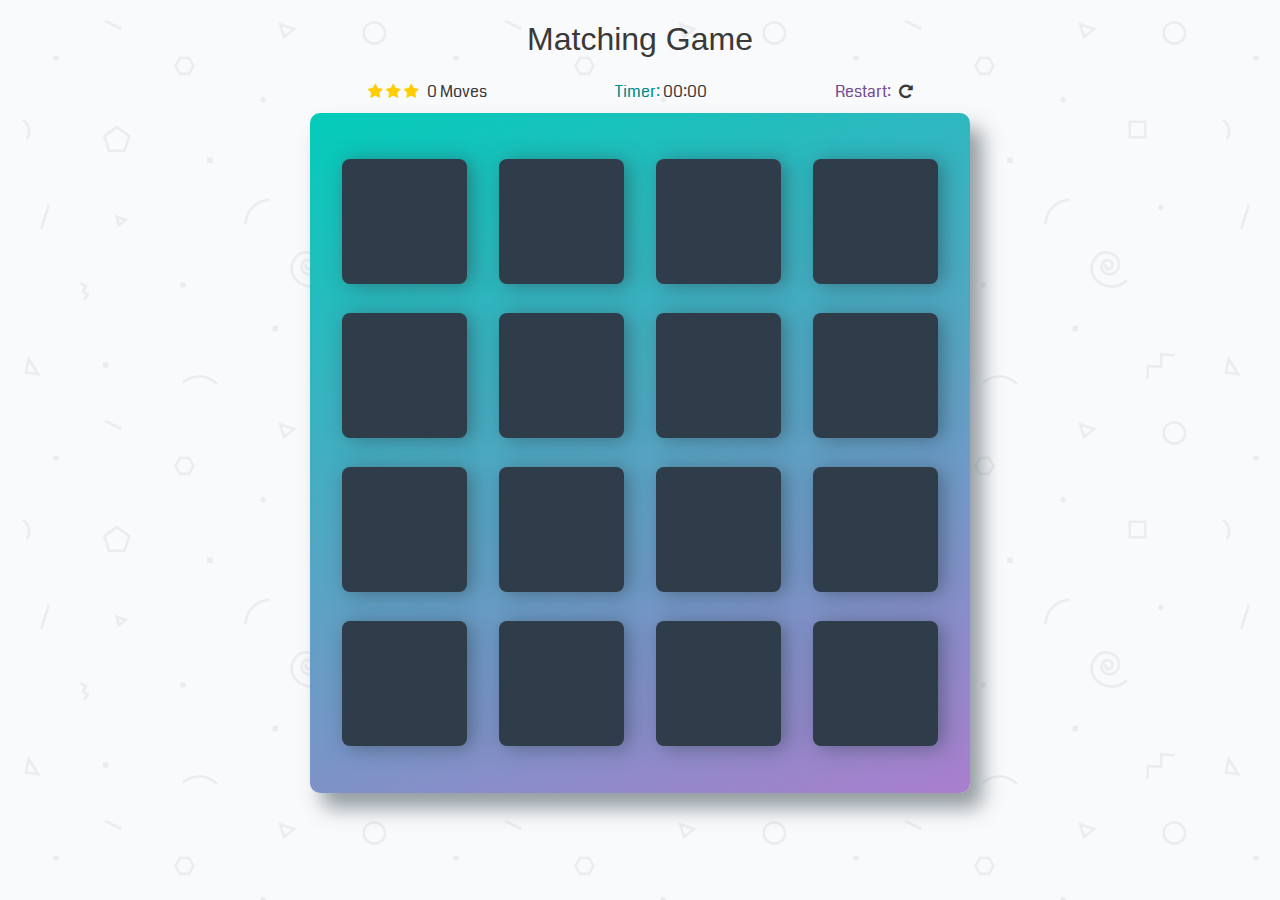
<file: P5/index.html>
<!doctype html>
<html lang="en">
<head>
    <meta charset="utf-8">
    <meta name="viewport" content="width=device-width, initial-scale=1">
    <title>Matching Game</title>
    <meta name="description" content="">
    <link rel="stylesheet prefetch" href="https://maxcdn.bootstrapcdn.com/font-awesome/4.6.1/css/font-awesome.min.css">
    <link rel="stylesheet prefetch" href="https://fonts.googleapis.com/css?family=Coda">
    <link rel="stylesheet" href="css/app.css">
    <script src="https://ajax.googleapis.com/ajax/libs/jquery/3.2.1/jquery.min.js"></script>
</head>
<body>

    <div class="container">
        <header>
            <h1>Matching Game</h1>
        </header>

        <section class="score-panel">
          <div class="star-rating">
        	  <ul class="stars">
        		  <li><i class="fa fa-star" id="starThree"></i></li>
        		  <li><i class="fa fa-star" id="starTwo"></i></li>
        		  <li><i class="fa fa-star" id="starOne"></i></li>
          	</ul>

          	<span class="moves" id="moves">0</span><span id="movesText"> Moves</span>
          </div>
          <div id="timer"><span id="timer-text">Timer: </span>
            <label class="minutes">00</label>:<label class="seconds">00</label></div>
          <div class="restart" id="restart">
        		<span id="restart-text">Restart: </span><i class="fa fa-repeat"></i>
        	</div>
        </section>

        <ul class="deck">
        </ul>
    </div>

    <!-- Winner Popup source: www.w3schools.com -->
    <div id="win-popup" class="popup zoomIn">

      <!-- Popup content -->
      <div class="popup-content">
        <span class="close">&times;</span>
        <h1>Congratulations!</h1>
        <h3>You completed the game in <span class="minutes">0</span> minutes and <span class="seconds">0</span> seconds.</h3>
        <h3>Total moves: <span id="total-moves">0</span><span id="star-rating-text"> Star Rating: </span><span id="total-stars">0</span> out of 3</h3>
        <button type="button" class="button" id="play-again-btn">
          Play again!
        </button>
      </div>

    </div>


    <script src="js/app.js"></script>
</body>
</html>
</file>
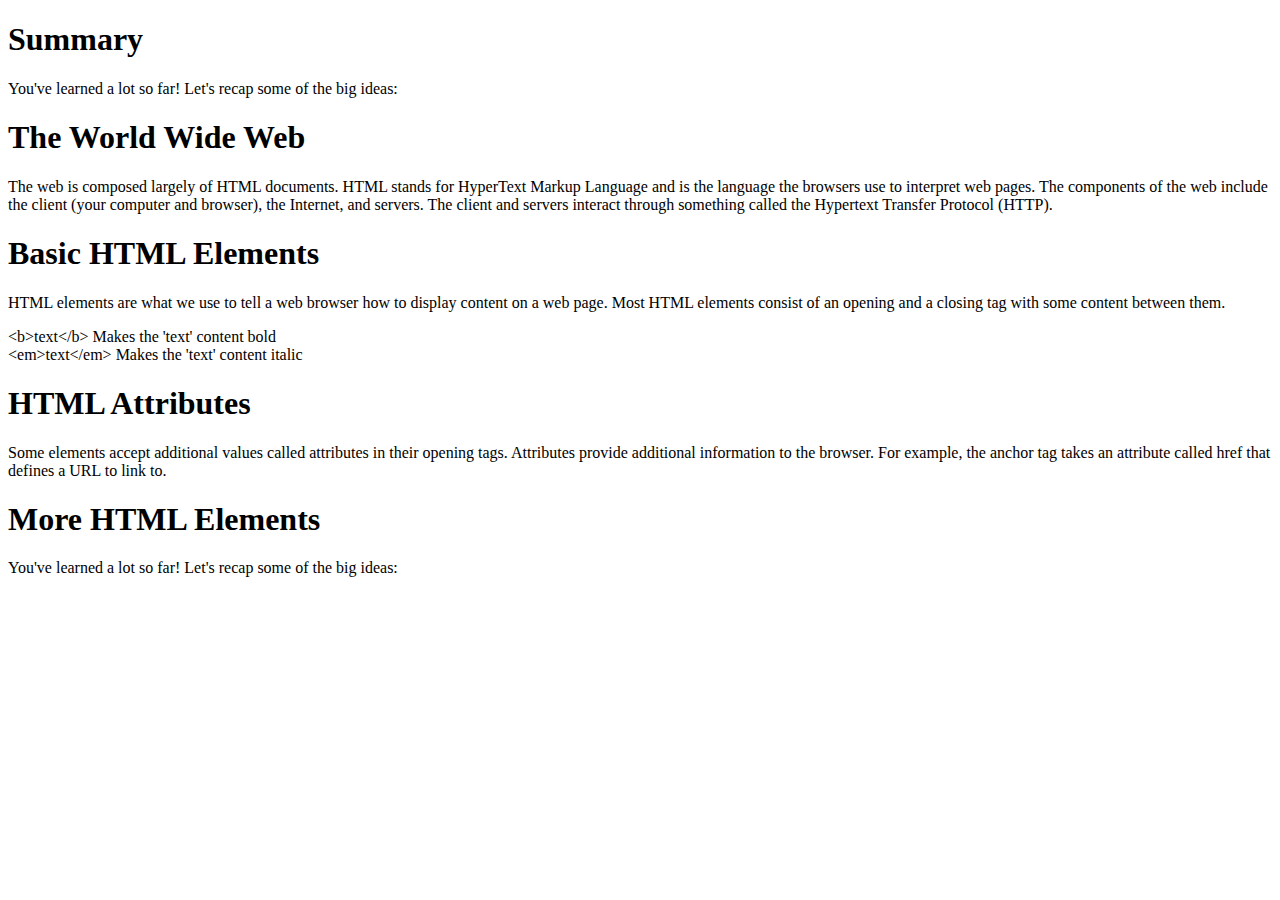
<file: P1/Notes.html>
<!DOCTYPE html>
<html>
   <head>
      <title>Summary</title>
   </head>
   <body>
      <h1>Summary</h1>
      <p>You've learned a lot so far! Let's recap some of the big ideas:</p>
      <h1>The World Wide Web</h1>
      <p>The web is composed largely of HTML documents. HTML stands for HyperText Markup Language and is the language the browsers use to interpret web pages. The components of the web include the client (your computer and browser), the Internet, and servers. The client and servers interact through something called the Hypertext Transfer Protocol (HTTP).</p>
      <h1>Basic HTML Elements</h1>
      <p>HTML elements are what we use to tell a web browser how to display content on a web page.
         Most HTML elements consist of an opening and a closing tag with some content between them.
      </p>
      &lt;b&gt;text&lt;/b&gt; Makes the 'text' content bold <br>
      &lt;em&gt;text&lt;/em&gt; Makes the 'text' content italic
      <h1>HTML Attributes</h1>
      <p>Some elements accept additional values called attributes in their opening tags. Attributes provide additional information to the browser. For example, the anchor tag takes an attribute called href that defines a URL to link to. </p>
      <h1>More HTML Elements</h1>
      <p>You've learned a lot so far! Let's recap some of the big ideas:</p>
   </body>
</html>
</file>
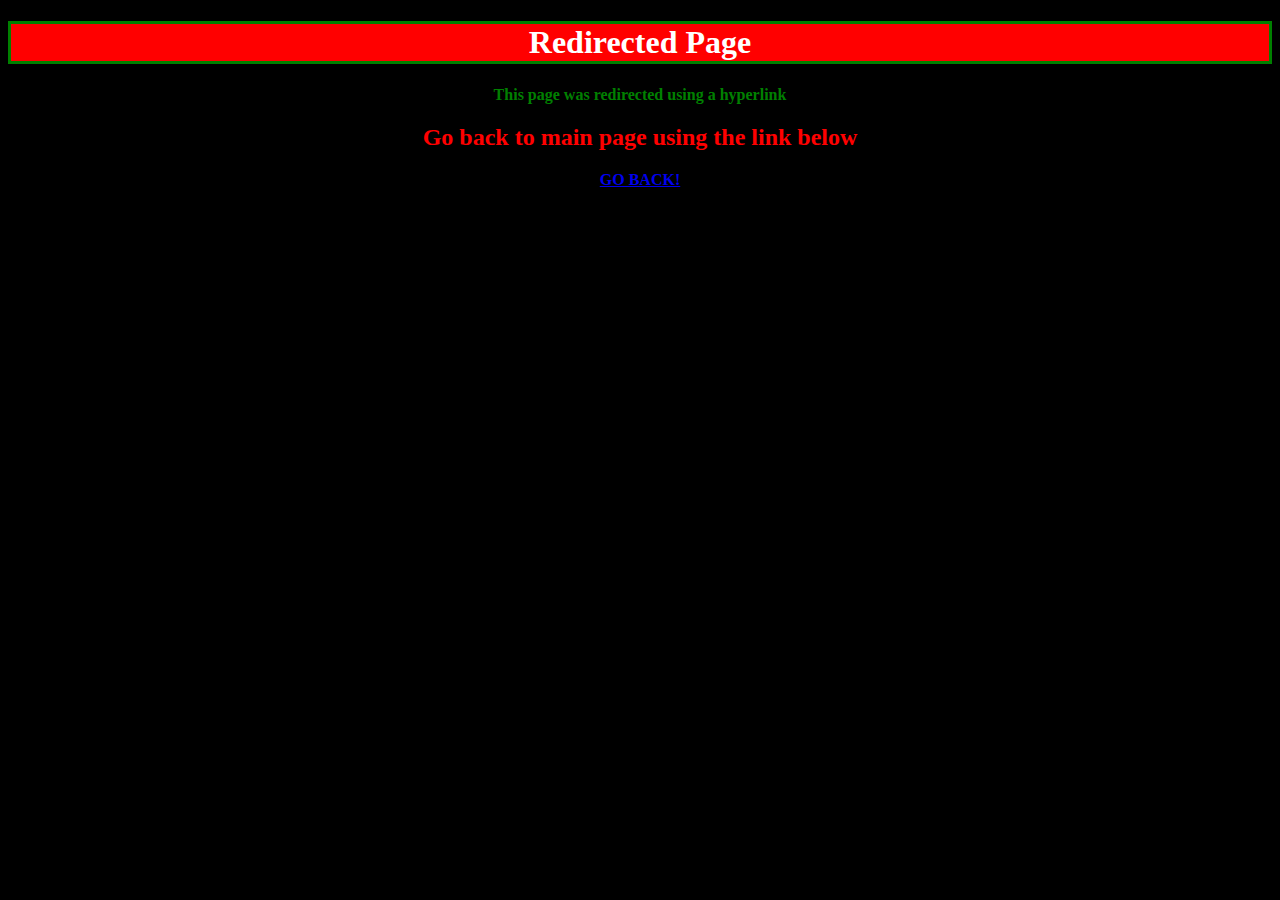
<file: P2/iwillredirecttothispage.html>
<!DOCTYPE html>
<html>
<head>
  <title>Redirected</title>
  <link rel="stylesheet" href="style.css"> <!-- This line links your CSS stylesheet to your HTML -->

</head>
<body>
  <div class="stylesheet">
    <h1>Redirected Page</h1>
    <p>This page was redirected using a hyperlink</p>
    <h2>Go back to main page using the link below</h2>
    <p><a href="index.html">GO BACK! </a></p>

  </div>
  </body>
</html>
</file>
<file: P5/css/app.css>
html {
    box-sizing: border-box;
}

*,
*::before,
*::after {
    box-sizing: inherit;
}

html,
body {
    width: 100%;
    height: 100%;
    margin: 0;
    padding: 0;
}

body {
    background: #ffffff url('../img/geometry2.png'); /* Background pattern from Subtle Patterns */
    font-family: 'Coda', cursive;
    color: #393939;
}

.container {
    display: flex;
    justify-content: center;
    align-items: center;
    flex-direction: column;
}

h1 {
    font-family: 'Arial', sans-serif;
    font-weight: 300;
}

/*
 * Styles for the deck of cards
 */

.deck {
    width: 660px;
    min-height: 680px;
    background: linear-gradient(160deg, #02ccba 0%, #aa7ecd 100%);
    padding: 32px;
    border-radius: 10px;
    box-shadow: 12px 15px 20px 0 rgba(46, 61, 73, 0.5);
    display: flex;
    flex-wrap: wrap;
    justify-content: space-between;
    align-items: center;
    margin: 0 0 3em;
    list-style-type: none;
}

.deck .card {
    height: 125px;
    width: 125px;
    background: #2e3d49;
    font-size: 0;
    color: #ffffff;
    border-radius: 8px;
    cursor: pointer;
    display: flex;
    justify-content: center;
    align-items: center;
    box-shadow: 5px 2px 20px 0 rgba(46, 61, 73, 0.5);
}

.deck .card.open {
    transform: rotateY(0);
    background: #02b3e4;
    cursor: default;
}

.deck .card.show {
    font-size: 33px;
}

.deck .card.match {
    cursor: default;
    background: #02ccba;
    font-size: 33px;
}

.deck .card.wrong {
  background: #fa5050;
}

/*
 * Styles for the Score Panel
 */

.score-panel {
    text-align: left;
    width: 545px;
    margin-bottom: 10px;
    display: flex;
    justify-content: space-between;
}

.score-panel .stars {
    margin: 0;
    padding: 0;
    display: inline-block;
    margin: 0 5px 0 0;
    color: #ffcd00;
}

.score-panel .stars li {
    list-style-type: none;
    display: inline-block;
}

.score-panel .restart {
    cursor: pointer;
}

#restart i {
  padding-left: 5px;
}

#timer {
  display: inline-block;
}

#timer-text {
  color: #058A8c;
}

#restart-text {
  color: #764F92;
}

/* Winning Popup */
.popup {
    display: none; /* Hidden by default */
    position: fixed; /* Stay in place */
    z-index: 1; /* Sit on top */
    padding-top: 0; /* Location of the box */
    margin: 0 auto;
    left: 0;
    top: 0;
    width: 100%; /* Full width */
    height: 100%; /* Full height */
    overflow: auto; /* Enable scroll if needed */
    background-color: rgb(0,0,0); /* Fallback color */
    background-color: rgba(0,0,0,0.4); /* Black w/ opacity */
}

.popup-content {
    background-color: white;
    margin: 0 auto;
    height: 100%;
    width: 100%;
    padding: 20px;
    text-align: center;
    font-family: 'Helvetica';
    -webkit-animation-name: animatetop;
    -webkit-animation-duration: 1.5s;
    animation-name: animatetop;
    animation-duration: 1.5s;
}

/* Add Animation */
@-webkit-keyframes animatetop {
    from {top: -300px; opacity: 0}
    to {top: 0; opacity: 1}
}

@keyframes animatetop {
    from {top: -300px; opacity: 0}
    to {top: 0; opacity: 1}
}

.popup-content h1 {
  font-size: 3em;
  padding-top: 4em;
  color: #18bf8f;
  font-weight: bolder;
}

.popup-content h3 {
  font-weight: normal;
  color: #4f4f4f;
}

#play-again-btn {
  background-color: #8c4ed6;
  color: white;
  font-size: 16px;
  font-weight: normal;
  padding: 10px 25px;
  border: none;
  border-radius: 8px;
  margin-top: 15px;
  box-shadow: 7px 7px 30px #999999;
  transition: box-shadow 0.5s;
}

#play-again-btn:hover {
  box-shadow: 3px 3px 8px #6F6F6F;
  background-color: #9759E3;
  cursor: pointer;
}

#star-rating-text {
  padding-left: 15px;
}

/* The Close Button */
.close {
    color: #aaaaaa;
    float: right;
    font-size: 28px;
    font-weight: bold;
}

.close:hover,
.close:focus {
    color: #000;
    text-decoration: none;
    cursor: pointer;
}

/*
 * Media queries
 */

@media only screen and (max-width: 780px) {
  .deck {
    max-width: 300px;
    min-height: auto;
    padding-bottom: 17px;
  }

  .deck .card {
    height: 50px;
    width: 50px;
    margin-bottom: 17px;
  }

  .score-panel {
    max-width: 70%;
    padding-bottom: 0;
    display: block;
    text-align: center;
    line-height: 1.7em;
  }

  h1 {
    margin: 0;
    padding: 10px 0;
  }
}

#win-popup.zoomIn {
  animation-delay: 1s;
}

/* Animation by theappguruz.com */
#win-popup.zoomIn {
  -webkit-animation-name: zoomIn;
  animation-name: zoomIn;
  -webkit-animation-duration: 1s;
  animation-duration: 1s;
  -webkit-animation-fill-mode: both;
  animation-fill-mode: both;
  }
  @-webkit-keyframes zoomIn {
  0% {
  opacity: 0;
  -webkit-transform: scale3d(.3, .3, .3);
  transform: scale3d(.3, .3, .3);
  }
  50% {
  opacity: 1;
  }
  }
  @keyframes zoomIn {
  0% {
  opacity: 0;
  -webkit-transform: scale3d(.3, .3, .3);
  transform: scale3d(.3, .3, .3);
  }
  50% {
  opacity: 1;
  }
  }

.deck .card.flipInY {
-webkit-backface-visibility: visible !important;
backface-visibility: visible !important;
-webkit-animation-name: flipInY;
animation-name: flipInY;
-webkit-animation-duration: 1s;
animation-duration: 1s;
-webkit-animation-fill-mode: both;
animation-fill-mode: both;
}
@-webkit-keyframes flipInY {
0% {
-webkit-transform: perspective(400px) rotate3d(0, 1, 0, 90deg);
transform: perspective(400px) rotate3d(0, 1, 0, 90deg);
-webkit-transition-timing-function: ease-in;
transition-timing-function: ease-in;
opacity: 0;
}
40% {
-webkit-transform: perspective(400px) rotate3d(0, 1, 0, -20deg);
transform: perspective(400px) rotate3d(0, 1, 0, -20deg);
-webkit-transition-timing-function: ease-in;
transition-timing-function: ease-in;
}
60% {
-webkit-transform: perspective(400px) rotate3d(0, 1, 0, 10deg);
transform: perspective(400px) rotate3d(0, 1, 0, 10deg);
opacity: 1;
}
80% {
-webkit-transform: perspective(400px) rotate3d(0, 1, 0, -5deg);
transform: perspective(400px) rotate3d(0, 1, 0, -5deg);
}
100% {
-webkit-transform: perspective(400px);
transform: perspective(400px);
}
}
@keyframes flipInY {
0% {
-webkit-transform: perspective(400px) rotate3d(0, 1, 0, 90deg);
transform: perspective(400px) rotate3d(0, 1, 0, 90deg);
-webkit-transition-timing-function: ease-in;
transition-timing-function: ease-in;
opacity: 0;
}
40% {
-webkit-transform: perspective(400px) rotate3d(0, 1, 0, -20deg);
transform: perspective(400px) rotate3d(0, 1, 0, -20deg);
-webkit-transition-timing-function: ease-in;
transition-timing-function: ease-in;
}
60% {
-webkit-transform: perspective(400px) rotate3d(0, 1, 0, 10deg);
transform: perspective(400px) rotate3d(0, 1, 0, 10deg);
opacity: 1;
}
80% {
-webkit-transform: perspective(400px) rotate3d(0, 1, 0, -5deg);
transform: perspective(400px) rotate3d(0, 1, 0, -5deg);
}
100% {
-webkit-transform: perspective(400px);
transform: perspective(400px);
}
}

.deck .card.shake {
-webkit-animation-name: shake;
animation-name: shake;
-webkit-animation-duration: 1s;
animation-duration: 1s;
-webkit-animation-fill-mode: both;
animation-fill-mode: both;
}
@-webkit-keyframes shake {
0%, 100% {
-webkit-transform: translate3d(0, 0, 0);
transform: translate3d(0, 0, 0);
}
10%, 30%, 50%, 70%, 90% {
-webkit-transform: translate3d(-10px, 0, 0);
transform: translate3d(-10px, 0, 0);
}
20%, 40%, 60%, 80% {
-webkit-transform: translate3d(10px, 0, 0);
transform: translate3d(10px, 0, 0);
}
}
@keyframes shake {
0%, 100% {
-webkit-transform: translate3d(0, 0, 0);
transform: translate3d(0, 0, 0);
}
10%, 30%, 50%, 70%, 90% {
-webkit-transform: translate3d(-10px, 0, 0);
transform: translate3d(-10px, 0, 0);
}
20%, 40%, 60%, 80% {
-webkit-transform: translate3d(10px, 0, 0);
transform: translate3d(10px, 0, 0);
}
}

.deck .card.bounceIn {
-webkit-animation-name: bounceIn;
animation-name: bounceIn;
-webkit-animation-duration: .75s;
animation-duration: .75s;
-webkit-animation-duration: 1s;
animation-duration: 1s;
-webkit-animation-fill-mode: both;
animation-fill-mode: both;
}
@-webkit-keyframes bounceIn {
0%, 20%, 40%, 60%, 80%, 100% {
-webkit-transition-timing-function: cubic-bezier(0.215, 0.610, 0.355, 1.000);
transition-timing-function: cubic-bezier(0.215, 0.610, 0.355, 1.000);
}
0% {
opacity: 0;
-webkit-transform: scale3d(.3, .3, .3);
transform: scale3d(.3, .3, .3);
}
20% {
-webkit-transform: scale3d(1.1, 1.1, 1.1);
transform: scale3d(1.1, 1.1, 1.1);
}
40% {
-webkit-transform: scale3d(.9, .9, .9);
transform: scale3d(.9, .9, .9);
}
60% {
opacity: 1;
-webkit-transform: scale3d(1.03, 1.03, 1.03);
transform: scale3d(1.03, 1.03, 1.03);
}
80% {
-webkit-transform: scale3d(.97, .97, .97);
transform: scale3d(.97, .97, .97);
}
100% {
opacity: 1;
-webkit-transform: scale3d(1, 1, 1);
transform: scale3d(1, 1, 1);
}
}
@keyframes bounceIn {
0%, 20%, 40%, 60%, 80%, 100% {
-webkit-transition-timing-function: cubic-bezier(0.215, 0.610, 0.355, 1.000);
transition-timing-function: cubic-bezier(0.215, 0.610, 0.355, 1.000);
}
0% {
opacity: 0;
-webkit-transform: scale3d(.3, .3, .3);
transform: scale3d(.3, .3, .3);
}
20% {
-webkit-transform: scale3d(1.1, 1.1, 1.1);
transform: scale3d(1.1, 1.1, 1.1);
}
40% {
-webkit-transform: scale3d(.9, .9, .9);
transform: scale3d(.9, .9, .9);
}
60% {
opacity: 1;
-webkit-transform: scale3d(1.03, 1.03, 1.03);
transform: scale3d(1.03, 1.03, 1.03);
}
80% {
-webkit-transform: scale3d(.97, .97, .97);
transform: scale3d(.97, .97, .97);
}
100% {
opacity: 1;
-webkit-transform: scale3d(1, 1, 1);
transform: scale3d(1, 1, 1);
}
}
</file>
<file: P2/style.css>
/* This is a CSS comment. Notice that CSS comments are
enclosed by different characters than HTML comments. */

/* CSS allows you to give your page style (colors, shapes, fonts, etc.)
You can apply CSS elements to entire HTML classes.*/

body {
    background-color: black;
}
p {
  color : green;
  font-weight: bold;
  text-align: center;
}
h1 {
    background-color: red;
    color: white;
    text-align:center;
    border: 3px solid green;
}
h2 {
    color: red;
    text-align: center;
}
.pinkparagraphs{
  background-color: pink;

}
.yellowheaders{
color:yellow;
}
.italicparagraphs{
  font-style: italic;
}
.stickman{
  color:white;
  text-align: center;
}
</file>
